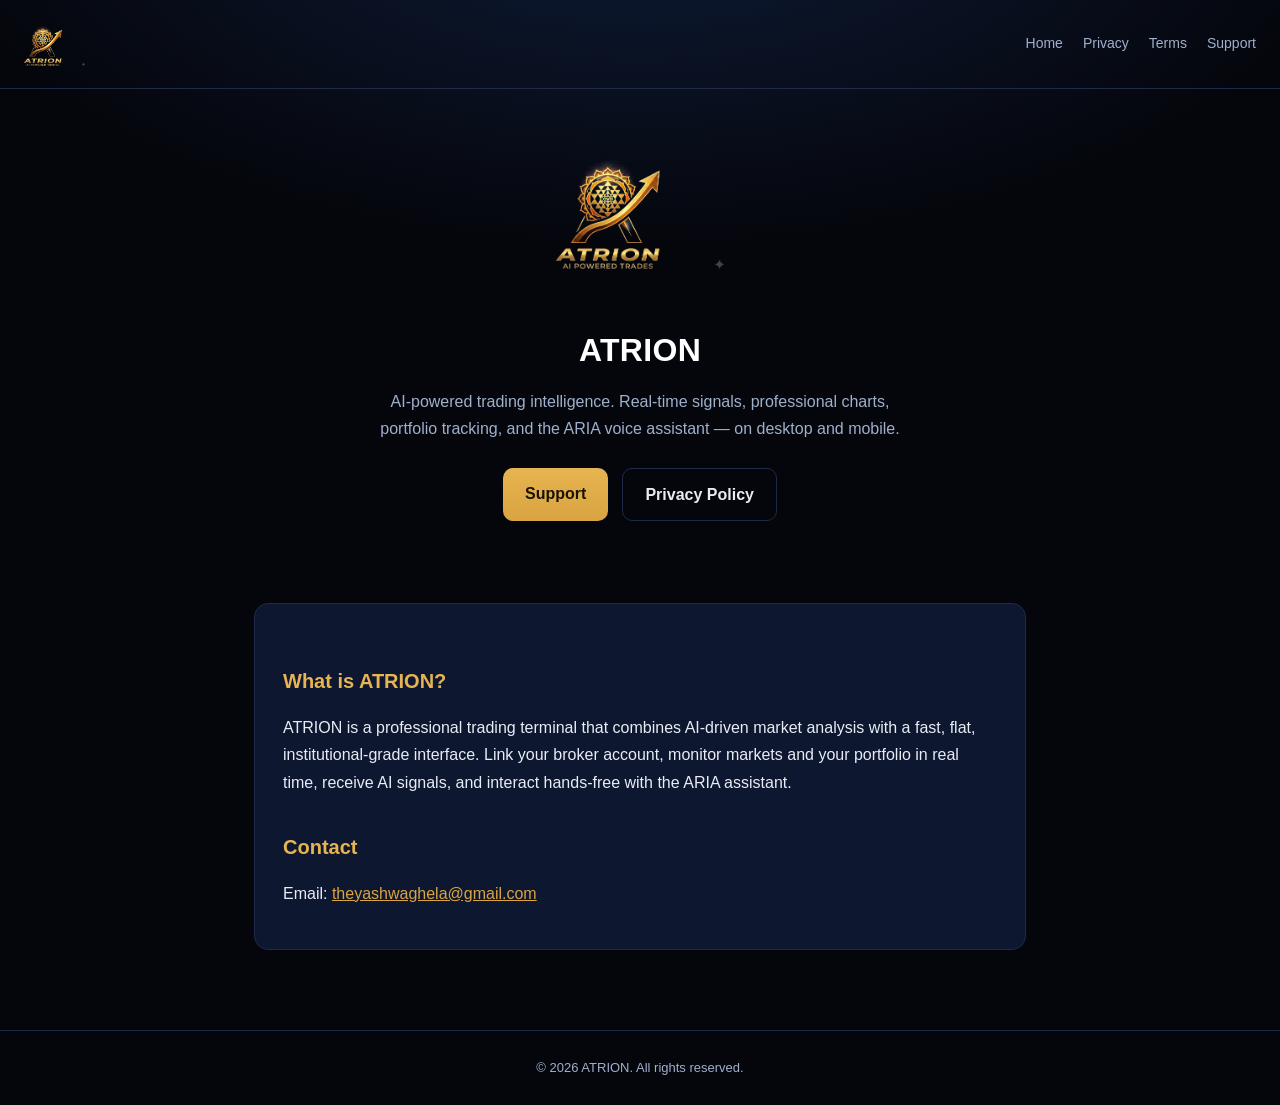
<file: index.html>
<!DOCTYPE html>
<html lang="en">
<head>
<meta charset="utf-8">
<meta name="viewport" content="width=device-width, initial-scale=1">
<title>ATRION — AI Powered Trades</title>
<link rel="icon" href="icon.png">
<link rel="stylesheet" href="_style.css">
</head>
<body>
<header class="site">
  <img src="atrion-logo.png" alt="ATRION">
  <nav class="nav">
    <a href="index.html">Home</a>
    <a href="privacy.html">Privacy</a>
    <a href="terms.html">Terms</a>
    <a href="support.html">Support</a>
  </nav>
</header>

<section class="hero">
  <img src="atrion-logo.png" alt="ATRION — AI Powered Trades">
  <h1>ATRION</h1>
  <p>AI-powered trading intelligence. Real-time signals, professional charts, portfolio tracking, and the ARIA voice assistant — on desktop and mobile.</p>
  <div class="btns">
    <a class="btn gold" href="support.html">Support</a>
    <a class="btn ghost" href="privacy.html">Privacy Policy</a>
  </div>
</section>

<div class="wrap">
  <div class="card">
    <h2>What is ATRION?</h2>
    <p>ATRION is a professional trading terminal that combines AI-driven market analysis with a fast, flat, institutional-grade interface. Link your broker account, monitor markets and your portfolio in real time, receive AI signals, and interact hands-free with the ARIA assistant.</p>
    <h2>Contact</h2>
    <p>Email: <a href="mailto:theyashwaghela@gmail.com">theyashwaghela@gmail.com</a></p>
  </div>
</div>

<footer>© 2026 ATRION. All rights reserved.</footer>
</body>
</html>
</file>
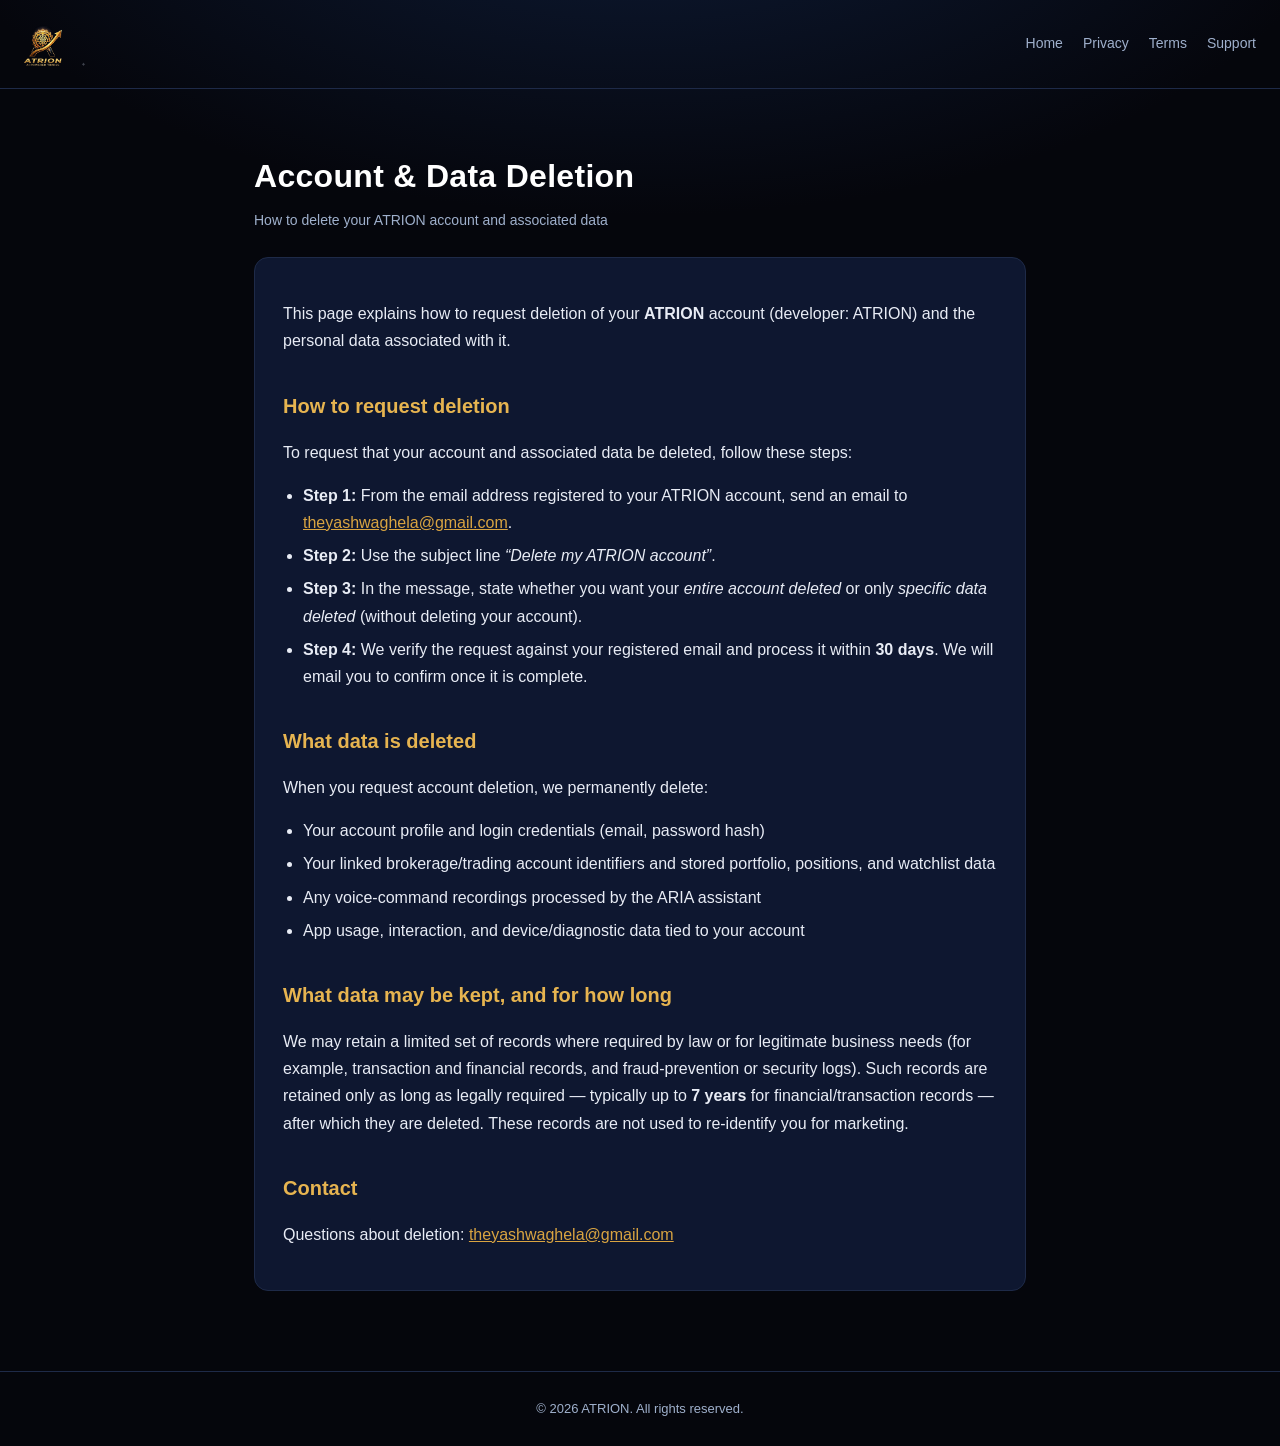
<file: delete.html>
<!DOCTYPE html>
<html lang="en">
<head>
<meta charset="utf-8">
<meta name="viewport" content="width=device-width, initial-scale=1">
<title>Account & Data Deletion — ATRION</title>
<link rel="icon" href="icon.png">
<link rel="stylesheet" href="_style.css">
</head>
<body>
<header class="site">
  <img src="atrion-logo.png" alt="ATRION">
  <nav class="nav">
    <a href="index.html">Home</a>
    <a href="privacy.html">Privacy</a>
    <a href="terms.html">Terms</a>
    <a href="support.html">Support</a>
  </nav>
</header>

<div class="wrap">
  <h1>Account &amp; Data Deletion</h1>
  <div class="sub">How to delete your ATRION account and associated data</div>

  <div class="card">
    <p>This page explains how to request deletion of your <strong>ATRION</strong> account (developer: ATRION) and the personal data associated with it.</p>

    <h2>How to request deletion</h2>
    <p>To request that your account and associated data be deleted, follow these steps:</p>
    <ul>
      <li><strong>Step 1:</strong> From the email address registered to your ATRION account, send an email to <a href="mailto:theyashwaghela@gmail.com?subject=Delete%20my%20ATRION%20account">theyashwaghela@gmail.com</a>.</li>
      <li><strong>Step 2:</strong> Use the subject line <em>“Delete my ATRION account”</em>.</li>
      <li><strong>Step 3:</strong> In the message, state whether you want your <em>entire account deleted</em> or only <em>specific data deleted</em> (without deleting your account).</li>
      <li><strong>Step 4:</strong> We verify the request against your registered email and process it within <strong>30 days</strong>. We will email you to confirm once it is complete.</li>
    </ul>

    <h2>What data is deleted</h2>
    <p>When you request account deletion, we permanently delete:</p>
    <ul>
      <li>Your account profile and login credentials (email, password hash)</li>
      <li>Your linked brokerage/trading account identifiers and stored portfolio, positions, and watchlist data</li>
      <li>Any voice-command recordings processed by the ARIA assistant</li>
      <li>App usage, interaction, and device/diagnostic data tied to your account</li>
    </ul>

    <h2>What data may be kept, and for how long</h2>
    <p>We may retain a limited set of records where required by law or for legitimate business needs (for example, transaction and financial records, and fraud-prevention or security logs). Such records are retained only as long as legally required — typically up to <strong>7 years</strong> for financial/transaction records — after which they are deleted. These records are not used to re-identify you for marketing.</p>

    <h2>Contact</h2>
    <p>Questions about deletion: <a href="mailto:theyashwaghela@gmail.com">theyashwaghela@gmail.com</a></p>
  </div>
</div>

<footer>© 2026 ATRION. All rights reserved.</footer>
</body>
</html>
</file>
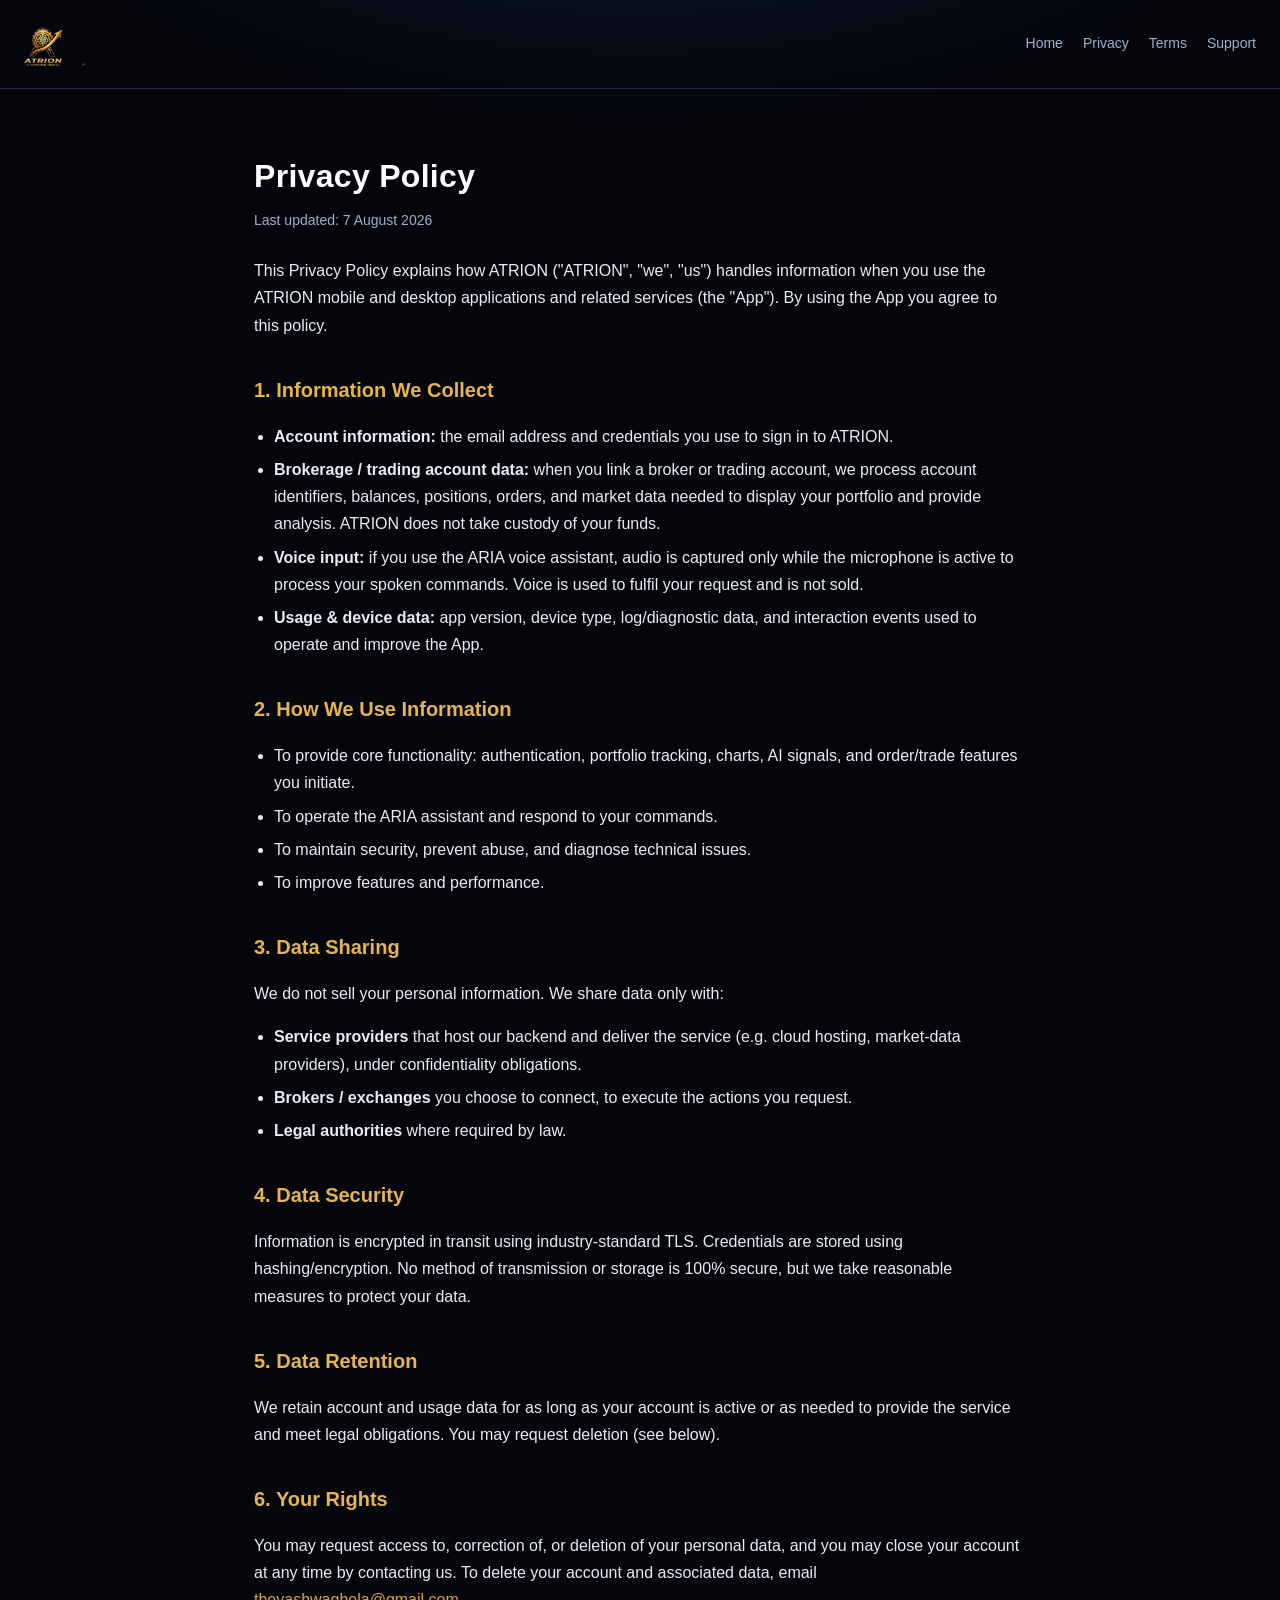
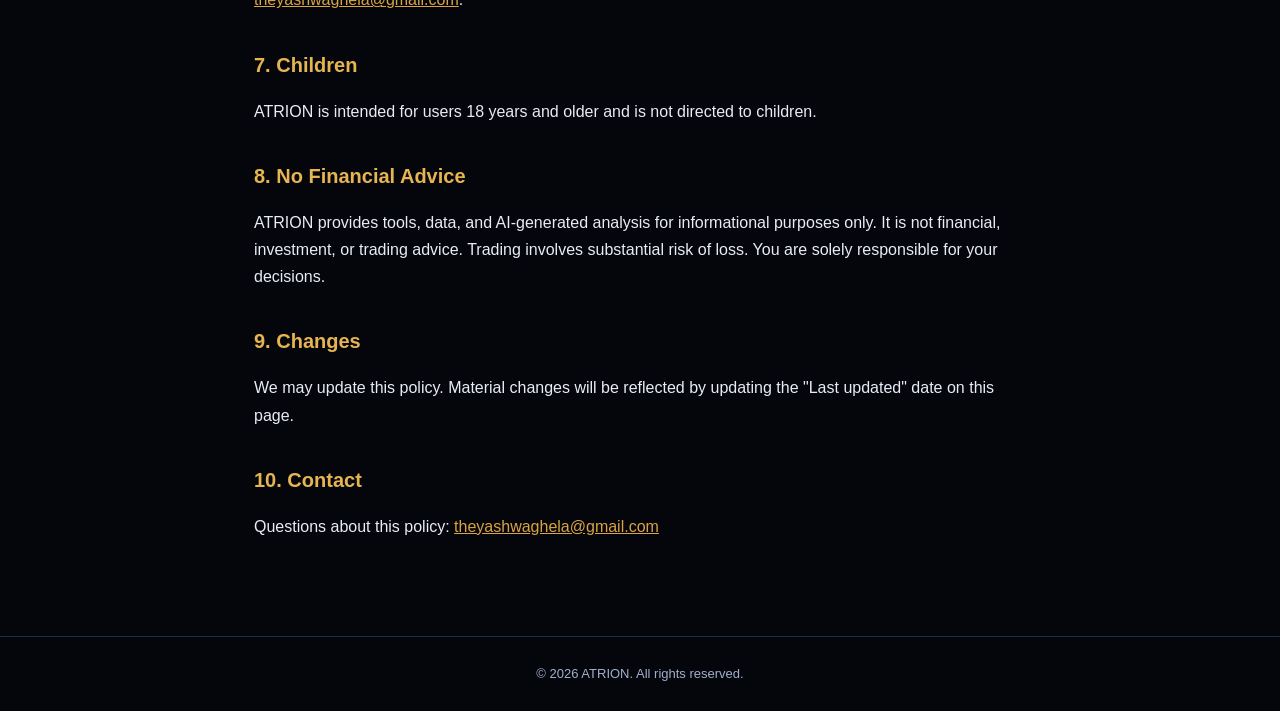
<file: privacy.html>
<!DOCTYPE html>
<html lang="en">
<head>
<meta charset="utf-8">
<meta name="viewport" content="width=device-width, initial-scale=1">
<title>Privacy Policy — ATRION</title>
<link rel="icon" href="icon.png">
<link rel="stylesheet" href="_style.css">
</head>
<body>
<header class="site">
  <img src="atrion-logo.png" alt="ATRION">
  <nav class="nav">
    <a href="index.html">Home</a>
    <a href="privacy.html">Privacy</a>
    <a href="terms.html">Terms</a>
    <a href="support.html">Support</a>
  </nav>
</header>

<div class="wrap">
  <h1>Privacy Policy</h1>
  <div class="sub">Last updated: 7 August 2026</div>

  <p>This Privacy Policy explains how ATRION ("ATRION", "we", "us") handles information when you use the ATRION mobile and desktop applications and related services (the "App"). By using the App you agree to this policy.</p>

  <h2>1. Information We Collect</h2>
  <ul>
    <li><strong>Account information:</strong> the email address and credentials you use to sign in to ATRION.</li>
    <li><strong>Brokerage / trading account data:</strong> when you link a broker or trading account, we process account identifiers, balances, positions, orders, and market data needed to display your portfolio and provide analysis. ATRION does not take custody of your funds.</li>
    <li><strong>Voice input:</strong> if you use the ARIA voice assistant, audio is captured only while the microphone is active to process your spoken commands. Voice is used to fulfil your request and is not sold.</li>
    <li><strong>Usage & device data:</strong> app version, device type, log/diagnostic data, and interaction events used to operate and improve the App.</li>
  </ul>

  <h2>2. How We Use Information</h2>
  <ul>
    <li>To provide core functionality: authentication, portfolio tracking, charts, AI signals, and order/trade features you initiate.</li>
    <li>To operate the ARIA assistant and respond to your commands.</li>
    <li>To maintain security, prevent abuse, and diagnose technical issues.</li>
    <li>To improve features and performance.</li>
  </ul>

  <h2>3. Data Sharing</h2>
  <p>We do not sell your personal information. We share data only with:</p>
  <ul>
    <li><strong>Service providers</strong> that host our backend and deliver the service (e.g. cloud hosting, market-data providers), under confidentiality obligations.</li>
    <li><strong>Brokers / exchanges</strong> you choose to connect, to execute the actions you request.</li>
    <li><strong>Legal authorities</strong> where required by law.</li>
  </ul>

  <h2>4. Data Security</h2>
  <p>Information is encrypted in transit using industry-standard TLS. Credentials are stored using hashing/encryption. No method of transmission or storage is 100% secure, but we take reasonable measures to protect your data.</p>

  <h2>5. Data Retention</h2>
  <p>We retain account and usage data for as long as your account is active or as needed to provide the service and meet legal obligations. You may request deletion (see below).</p>

  <h2>6. Your Rights</h2>
  <p>You may request access to, correction of, or deletion of your personal data, and you may close your account at any time by contacting us. To delete your account and associated data, email <a href="mailto:theyashwaghela@gmail.com">theyashwaghela@gmail.com</a>.</p>

  <h2>7. Children</h2>
  <p>ATRION is intended for users 18 years and older and is not directed to children.</p>

  <h2>8. No Financial Advice</h2>
  <p>ATRION provides tools, data, and AI-generated analysis for informational purposes only. It is not financial, investment, or trading advice. Trading involves substantial risk of loss. You are solely responsible for your decisions.</p>

  <h2>9. Changes</h2>
  <p>We may update this policy. Material changes will be reflected by updating the "Last updated" date on this page.</p>

  <h2>10. Contact</h2>
  <p>Questions about this policy: <a href="mailto:theyashwaghela@gmail.com">theyashwaghela@gmail.com</a></p>
</div>

<footer>© 2026 ATRION. All rights reserved.</footer>
</body>
</html>
</file>
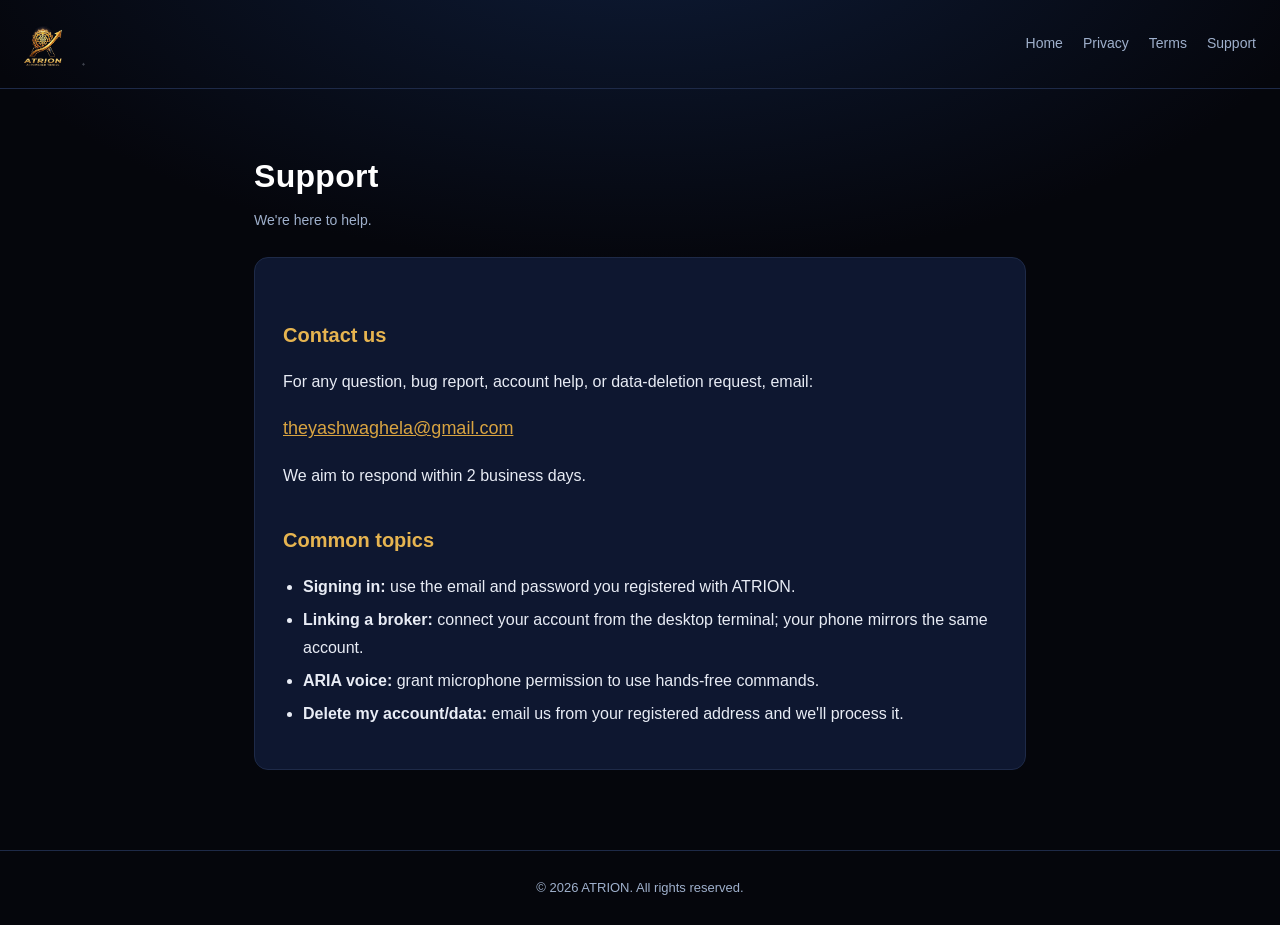
<file: support.html>
<!DOCTYPE html>
<html lang="en">
<head>
<meta charset="utf-8">
<meta name="viewport" content="width=device-width, initial-scale=1">
<title>Support — ATRION</title>
<link rel="icon" href="icon.png">
<link rel="stylesheet" href="_style.css">
</head>
<body>
<header class="site">
  <img src="atrion-logo.png" alt="ATRION">
  <nav class="nav">
    <a href="index.html">Home</a>
    <a href="privacy.html">Privacy</a>
    <a href="terms.html">Terms</a>
    <a href="support.html">Support</a>
  </nav>
</header>

<div class="wrap">
  <h1>Support</h1>
  <div class="sub">We're here to help.</div>
  <div class="card">
    <h2>Contact us</h2>
    <p>For any question, bug report, account help, or data-deletion request, email:</p>
    <p style="font-size:18px"><a href="mailto:theyashwaghela@gmail.com">theyashwaghela@gmail.com</a></p>
    <p>We aim to respond within 2 business days.</p>
    <h2>Common topics</h2>
    <ul>
      <li><strong>Signing in:</strong> use the email and password you registered with ATRION.</li>
      <li><strong>Linking a broker:</strong> connect your account from the desktop terminal; your phone mirrors the same account.</li>
      <li><strong>ARIA voice:</strong> grant microphone permission to use hands-free commands.</li>
      <li><strong>Delete my account/data:</strong> email us from your registered address and we'll process it.</li>
    </ul>
  </div>
</div>

<footer>© 2026 ATRION. All rights reserved.</footer>
</body>
</html>
</file>
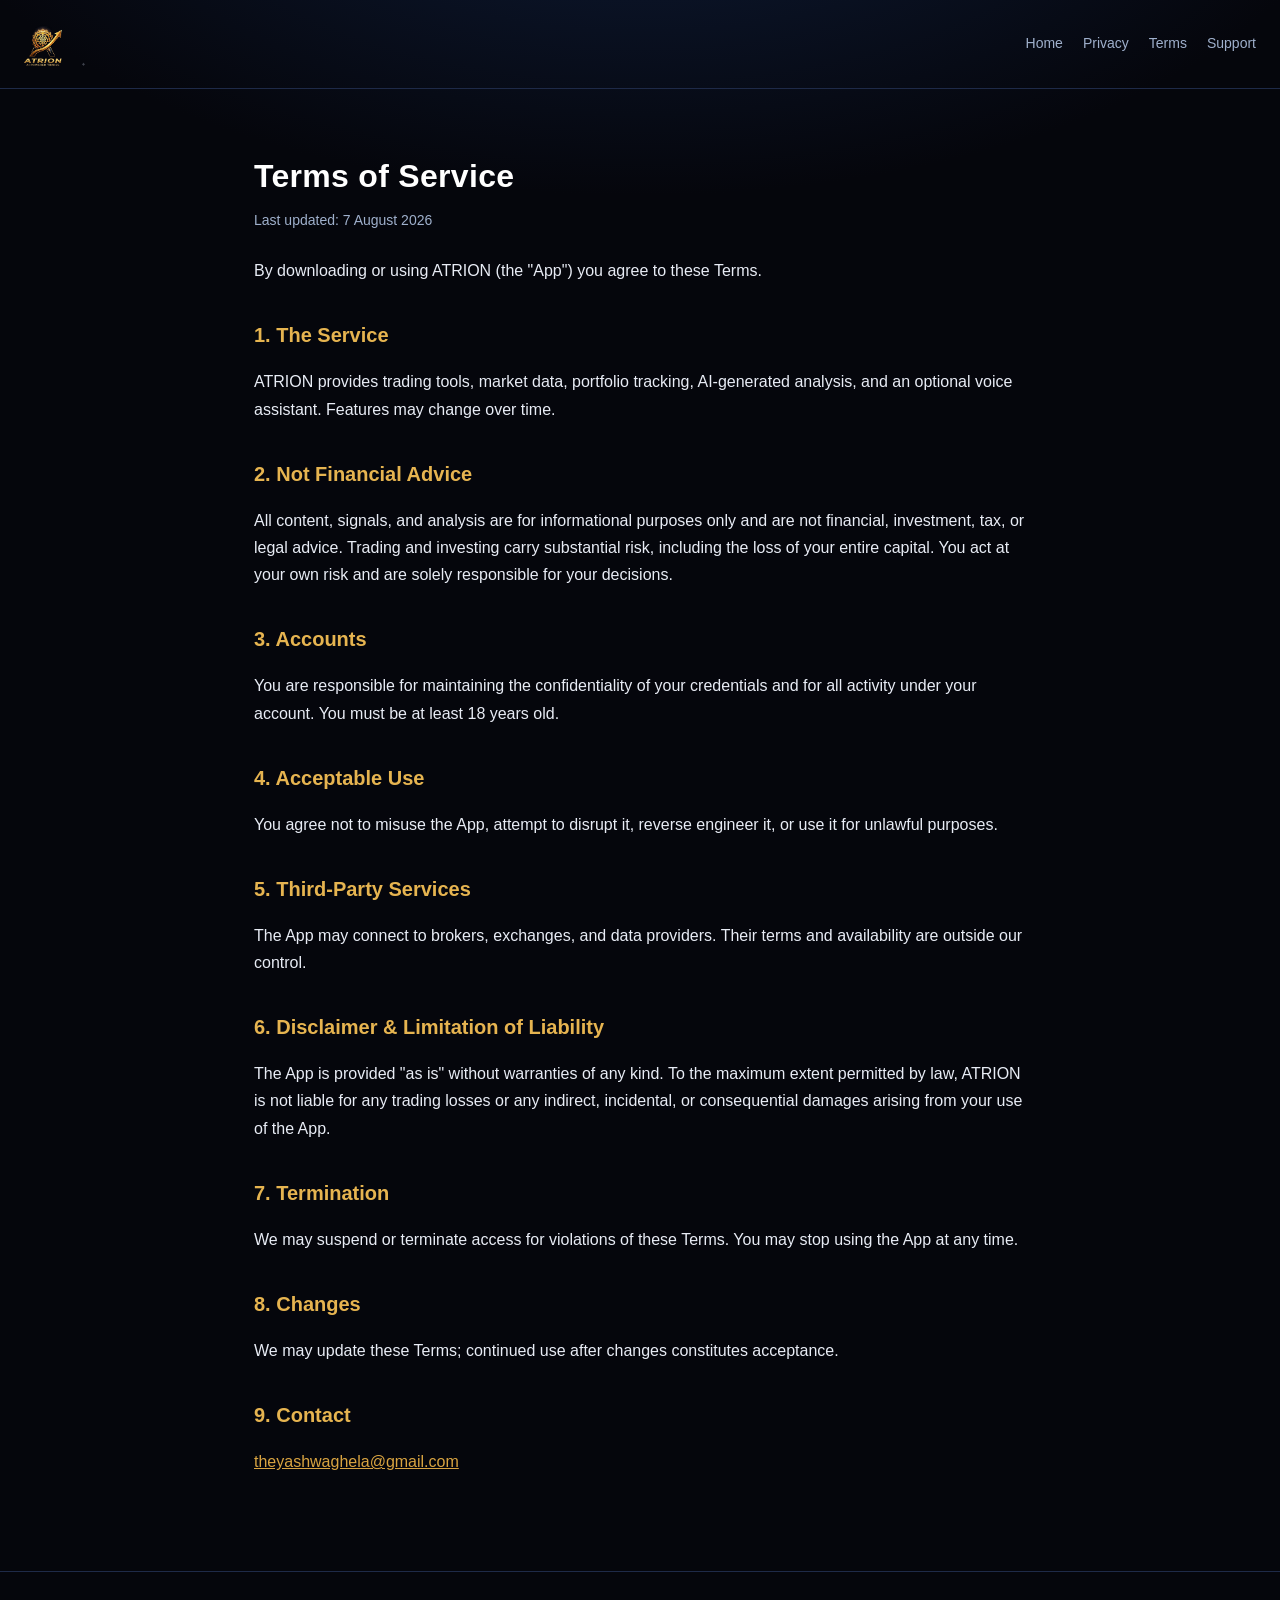
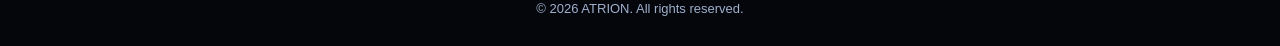
<file: terms.html>
<!DOCTYPE html>
<html lang="en">
<head>
<meta charset="utf-8">
<meta name="viewport" content="width=device-width, initial-scale=1">
<title>Terms of Service — ATRION</title>
<link rel="icon" href="icon.png">
<link rel="stylesheet" href="_style.css">
</head>
<body>
<header class="site">
  <img src="atrion-logo.png" alt="ATRION">
  <nav class="nav">
    <a href="index.html">Home</a>
    <a href="privacy.html">Privacy</a>
    <a href="terms.html">Terms</a>
    <a href="support.html">Support</a>
  </nav>
</header>

<div class="wrap">
  <h1>Terms of Service</h1>
  <div class="sub">Last updated: 7 August 2026</div>

  <p>By downloading or using ATRION (the "App") you agree to these Terms.</p>

  <h2>1. The Service</h2>
  <p>ATRION provides trading tools, market data, portfolio tracking, AI-generated analysis, and an optional voice assistant. Features may change over time.</p>

  <h2>2. Not Financial Advice</h2>
  <p>All content, signals, and analysis are for informational purposes only and are not financial, investment, tax, or legal advice. Trading and investing carry substantial risk, including the loss of your entire capital. You act at your own risk and are solely responsible for your decisions.</p>

  <h2>3. Accounts</h2>
  <p>You are responsible for maintaining the confidentiality of your credentials and for all activity under your account. You must be at least 18 years old.</p>

  <h2>4. Acceptable Use</h2>
  <p>You agree not to misuse the App, attempt to disrupt it, reverse engineer it, or use it for unlawful purposes.</p>

  <h2>5. Third-Party Services</h2>
  <p>The App may connect to brokers, exchanges, and data providers. Their terms and availability are outside our control.</p>

  <h2>6. Disclaimer & Limitation of Liability</h2>
  <p>The App is provided "as is" without warranties of any kind. To the maximum extent permitted by law, ATRION is not liable for any trading losses or any indirect, incidental, or consequential damages arising from your use of the App.</p>

  <h2>7. Termination</h2>
  <p>We may suspend or terminate access for violations of these Terms. You may stop using the App at any time.</p>

  <h2>8. Changes</h2>
  <p>We may update these Terms; continued use after changes constitutes acceptance.</p>

  <h2>9. Contact</h2>
  <p><a href="mailto:theyashwaghela@gmail.com">theyashwaghela@gmail.com</a></p>
</div>

<footer>© 2026 ATRION. All rights reserved.</footer>
</body>
</html>
</file>
<file: _style.css>
:root{
  --navy:#05060c; --navy2:#0b1224; --card:#0e1730; --line:#1e2a48;
  --gold:#e6b450; --gold2:#d9a441; --text:#e8ecf5; --muted:#9fb0cc;
}
*{box-sizing:border-box}
html,body{margin:0;padding:0}
body{
  background:radial-gradient(1200px 600px at 50% -10%, #0e1c38 0%, var(--navy) 60%);
  color:var(--text); font:16px/1.7 -apple-system,BlinkMacSystemFont,"Segoe UI",Roboto,Helvetica,Arial,sans-serif;
  min-height:100vh;
}
.wrap{max-width:820px;margin:0 auto;padding:32px 24px 80px}
header.site{display:flex;align-items:center;gap:14px;padding:22px 24px;border-bottom:1px solid var(--line)}
header.site img{height:44px}
header.site .nav{margin-left:auto;display:flex;gap:20px}
header.site .nav a{color:var(--muted);text-decoration:none;font-size:14px}
header.site .nav a:hover{color:var(--gold)}
h1{font-size:32px;margin:28px 0 6px;color:#fff;letter-spacing:.3px}
h2{font-size:20px;margin:34px 0 8px;color:var(--gold)}
.sub{color:var(--muted);font-size:14px;margin-bottom:24px}
a{color:var(--gold2)}
.card{background:var(--card);border:1px solid var(--line);border-radius:14px;padding:26px 28px;margin-top:20px}
.hero{text-align:center;padding:60px 24px 30px}
.hero img{height:120px;margin-bottom:18px}
.hero p{color:var(--muted);max-width:560px;margin:10px auto 0}
.btns{display:flex;gap:14px;justify-content:center;margin-top:26px;flex-wrap:wrap}
.btn{display:inline-block;padding:12px 22px;border-radius:10px;text-decoration:none;font-weight:600}
.btn.gold{background:linear-gradient(180deg,var(--gold),var(--gold2));color:#1a1205}
.btn.ghost{border:1px solid var(--line);color:var(--text)}
footer{border-top:1px solid var(--line);color:var(--muted);font-size:13px;text-align:center;padding:26px}
ul{padding-left:20px}
li{margin:6px 0}
code{background:#0a1226;border:1px solid var(--line);padding:2px 6px;border-radius:6px;color:var(--gold)}
</file>
